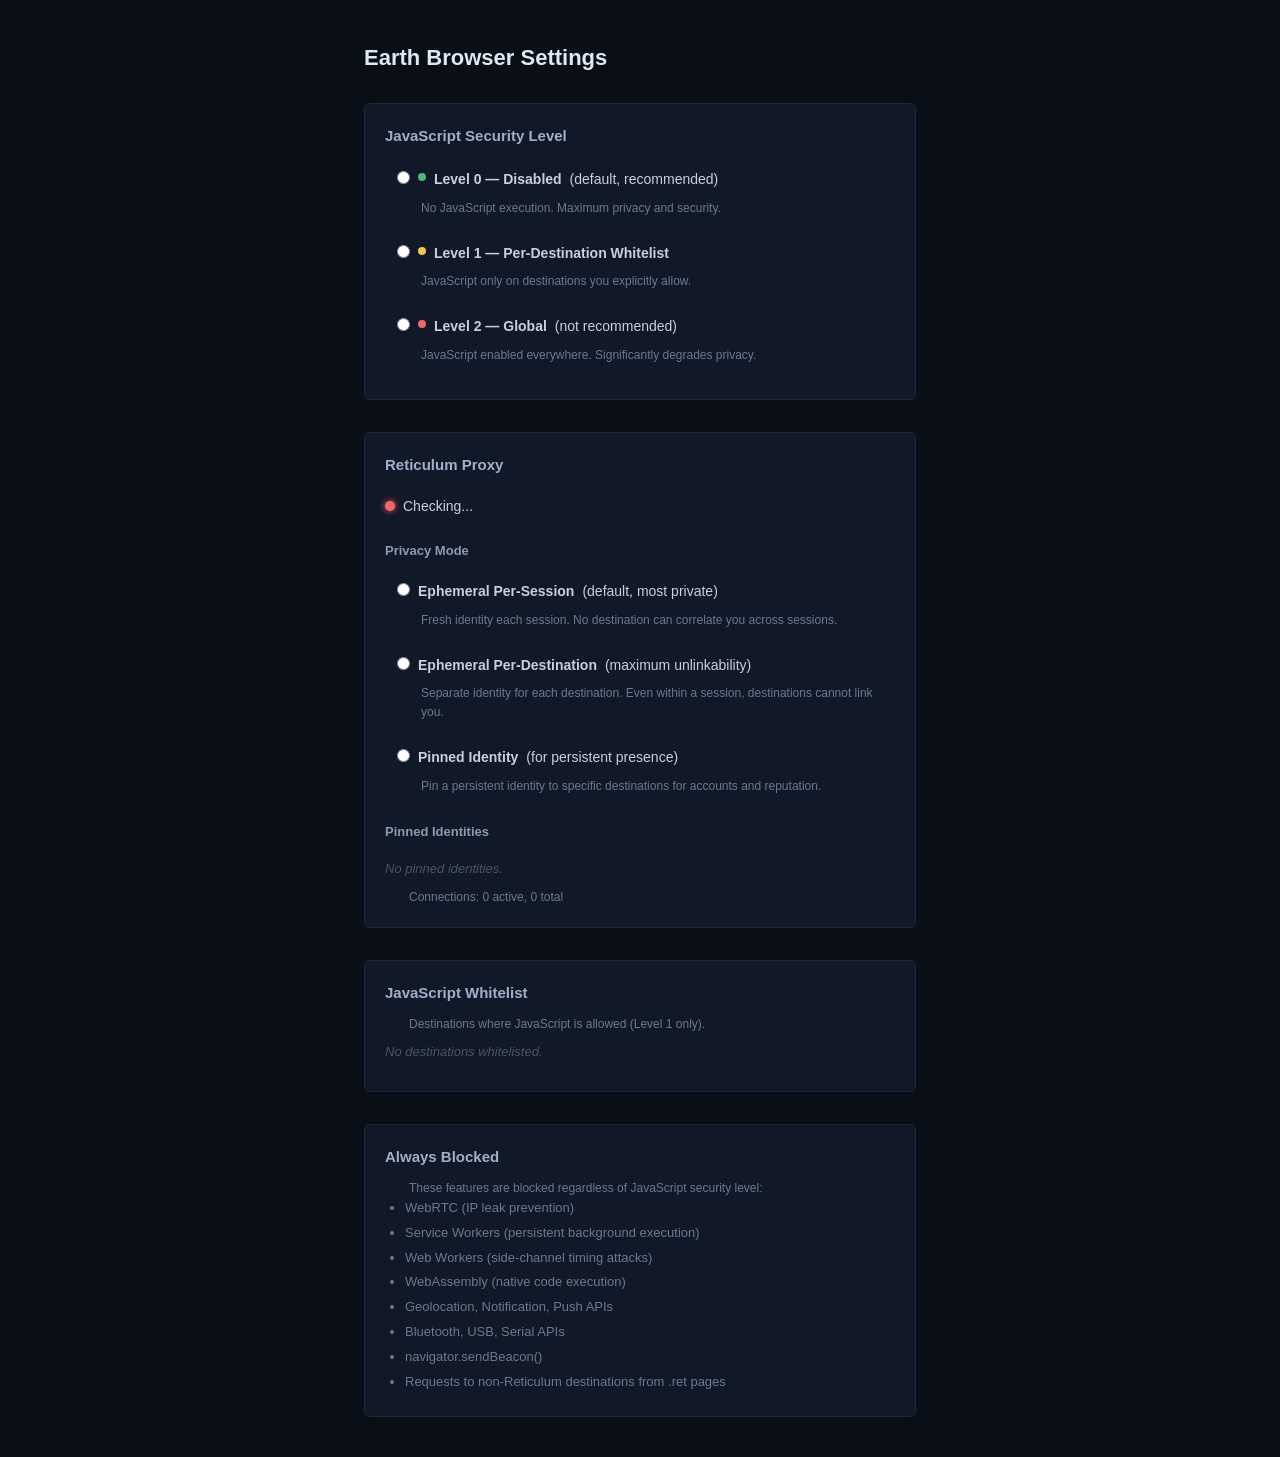
<file: browser/extension/options/options.html>
<!DOCTYPE html>
<html>
<head>
  <meta charset="utf-8">
  <title>Earth Browser Settings</title>
  <link rel="stylesheet" href="options.css">
</head>
<body>
  <div class="container">
    <h1>Earth Browser Settings</h1>

    <section>
      <h2>JavaScript Security Level</h2>
      <div class="option">
        <label>
          <input type="radio" name="jsLevel" value="0">
          <span class="level-dot green"></span>
          <strong>Level 0 — Disabled</strong> (default, recommended)
          <p class="desc">No JavaScript execution. Maximum privacy and security.</p>
        </label>
      </div>
      <div class="option">
        <label>
          <input type="radio" name="jsLevel" value="1">
          <span class="level-dot yellow"></span>
          <strong>Level 1 — Per-Destination Whitelist</strong>
          <p class="desc">JavaScript only on destinations you explicitly allow.</p>
        </label>
      </div>
      <div class="option">
        <label>
          <input type="radio" name="jsLevel" value="2">
          <span class="level-dot red"></span>
          <strong>Level 2 — Global</strong> (not recommended)
          <p class="desc">JavaScript enabled everywhere. Significantly degrades privacy.</p>
        </label>
      </div>
    </section>

    <section id="proxy-section">
      <h2>Reticulum Proxy</h2>
      <div id="proxy-status-row" class="status-row">
        <span id="proxy-indicator" class="indicator off"></span>
        <span id="proxy-status-text">Checking...</span>
      </div>

      <div id="privacy-mode-section" class="hidden">
        <h3 class="sub-heading">Privacy Mode</h3>
        <div class="option">
          <label>
            <input type="radio" name="privacyMode" value="ephemeral_session">
            <strong>Ephemeral Per-Session</strong> (default, most private)
            <p class="desc">Fresh identity each session. No destination can correlate you across sessions.</p>
          </label>
        </div>
        <div class="option">
          <label>
            <input type="radio" name="privacyMode" value="ephemeral_destination">
            <strong>Ephemeral Per-Destination</strong> (maximum unlinkability)
            <p class="desc">Separate identity for each destination. Even within a session, destinations cannot link you.</p>
          </label>
        </div>
        <div class="option">
          <label>
            <input type="radio" name="privacyMode" value="pinned">
            <strong>Pinned Identity</strong> (for persistent presence)
            <p class="desc">Pin a persistent identity to specific destinations for accounts and reputation.</p>
          </label>
        </div>
      </div>

      <div id="pinned-section" class="hidden">
        <h3 class="sub-heading">Pinned Identities</h3>
        <div id="pinned-empty" class="empty-msg">No pinned identities.</div>
        <div id="pinned-list"></div>
      </div>

      <div id="proxy-stats" class="hidden">
        <p class="desc">Connections: <span id="stat-connections">0</span> active, <span id="stat-total">0</span> total</p>
      </div>
    </section>

    <section id="whitelist-section">
      <h2>JavaScript Whitelist</h2>
      <p class="desc">Destinations where JavaScript is allowed (Level 1 only).</p>
      <div id="whitelist-empty" class="empty-msg">No destinations whitelisted.</div>
      <div id="whitelist-list"></div>
    </section>

    <section>
      <h2>Always Blocked</h2>
      <p class="desc">These features are blocked regardless of JavaScript security level:</p>
      <ul class="blocked-list">
        <li>WebRTC (IP leak prevention)</li>
        <li>Service Workers (persistent background execution)</li>
        <li>Web Workers (side-channel timing attacks)</li>
        <li>WebAssembly (native code execution)</li>
        <li>Geolocation, Notification, Push APIs</li>
        <li>Bluetooth, USB, Serial APIs</li>
        <li>navigator.sendBeacon()</li>
        <li>Requests to non-Reticulum destinations from .ret pages</li>
      </ul>
    </section>
  </div>

  <script src="options.js"></script>
</body>
</html>
</file>
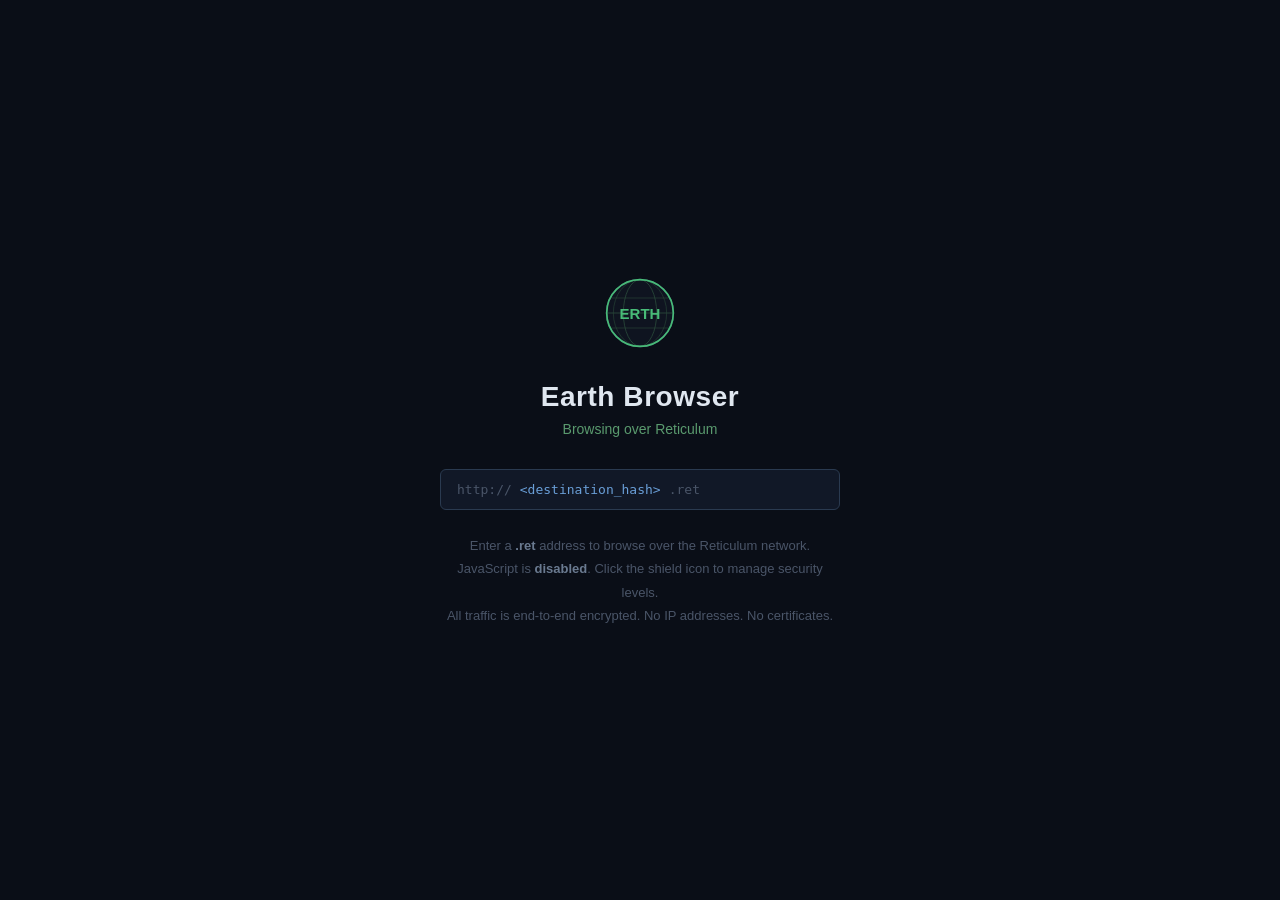
<file: browser/extension/pages/newtab.html>
<!DOCTYPE html>
<html>
<head>
  <meta charset="utf-8">
  <title>New Tab — Earth Browser</title>
  <style>
    * { margin: 0; padding: 0; box-sizing: border-box; }
    body {
      background: #0a0e17;
      color: #c8d0df;
      font-family: -apple-system, "Segoe UI", Roboto, Helvetica, sans-serif;
      display: flex;
      align-items: center;
      justify-content: center;
      min-height: 100vh;
    }
    .center {
      text-align: center;
      max-width: 480px;
      padding: 40px;
    }
    .logo {
      width: 80px;
      height: 80px;
      margin: 0 auto 24px;
    }
    h1 {
      font-size: 28px;
      color: #e0e7f0;
      margin-bottom: 8px;
      letter-spacing: 0.02em;
    }
    .tagline {
      color: #5a9a6e;
      font-size: 14px;
      margin-bottom: 32px;
    }
    .url-bar {
      display: flex;
      align-items: center;
      gap: 8px;
      background: #111827;
      border: 1px solid #2a3a50;
      border-radius: 6px;
      padding: 12px 16px;
      margin-bottom: 24px;
    }
    .url-prefix {
      color: #4a5568;
      font-family: "SF Mono", "Fira Code", "Consolas", monospace;
      font-size: 13px;
      white-space: nowrap;
    }
    .url-hash {
      color: #6a9fd8;
      font-family: "SF Mono", "Fira Code", "Consolas", monospace;
      font-size: 13px;
    }
    .info {
      font-size: 13px;
      color: #4a5568;
      line-height: 1.8;
    }
    .info strong {
      color: #6a7a90;
    }
    .key {
      display: inline-block;
      background: #1a2234;
      border: 1px solid #2a3a50;
      border-radius: 3px;
      padding: 1px 6px;
      font-family: "SF Mono", "Fira Code", "Consolas", monospace;
      font-size: 11px;
      color: #8a9ab0;
    }
  </style>
</head>
<body>
  <div class="center">
    <img class="logo" src="../icons/earth-96.svg" alt="Earth Browser">
    <h1>Earth Browser</h1>
    <p class="tagline">Browsing over Reticulum</p>

    <div class="url-bar">
      <span class="url-prefix">http://</span>
      <span class="url-hash">&lt;destination_hash&gt;</span>
      <span class="url-prefix">.ret</span>
    </div>

    <div class="info">
      <p>Enter a <strong>.ret</strong> address to browse over the Reticulum network.</p>
      <p>JavaScript is <strong>disabled</strong>. Click the shield icon to manage security levels.</p>
      <p>All traffic is end-to-end encrypted. No IP addresses. No certificates.</p>
    </div>
  </div>
</body>
</html>
</file>
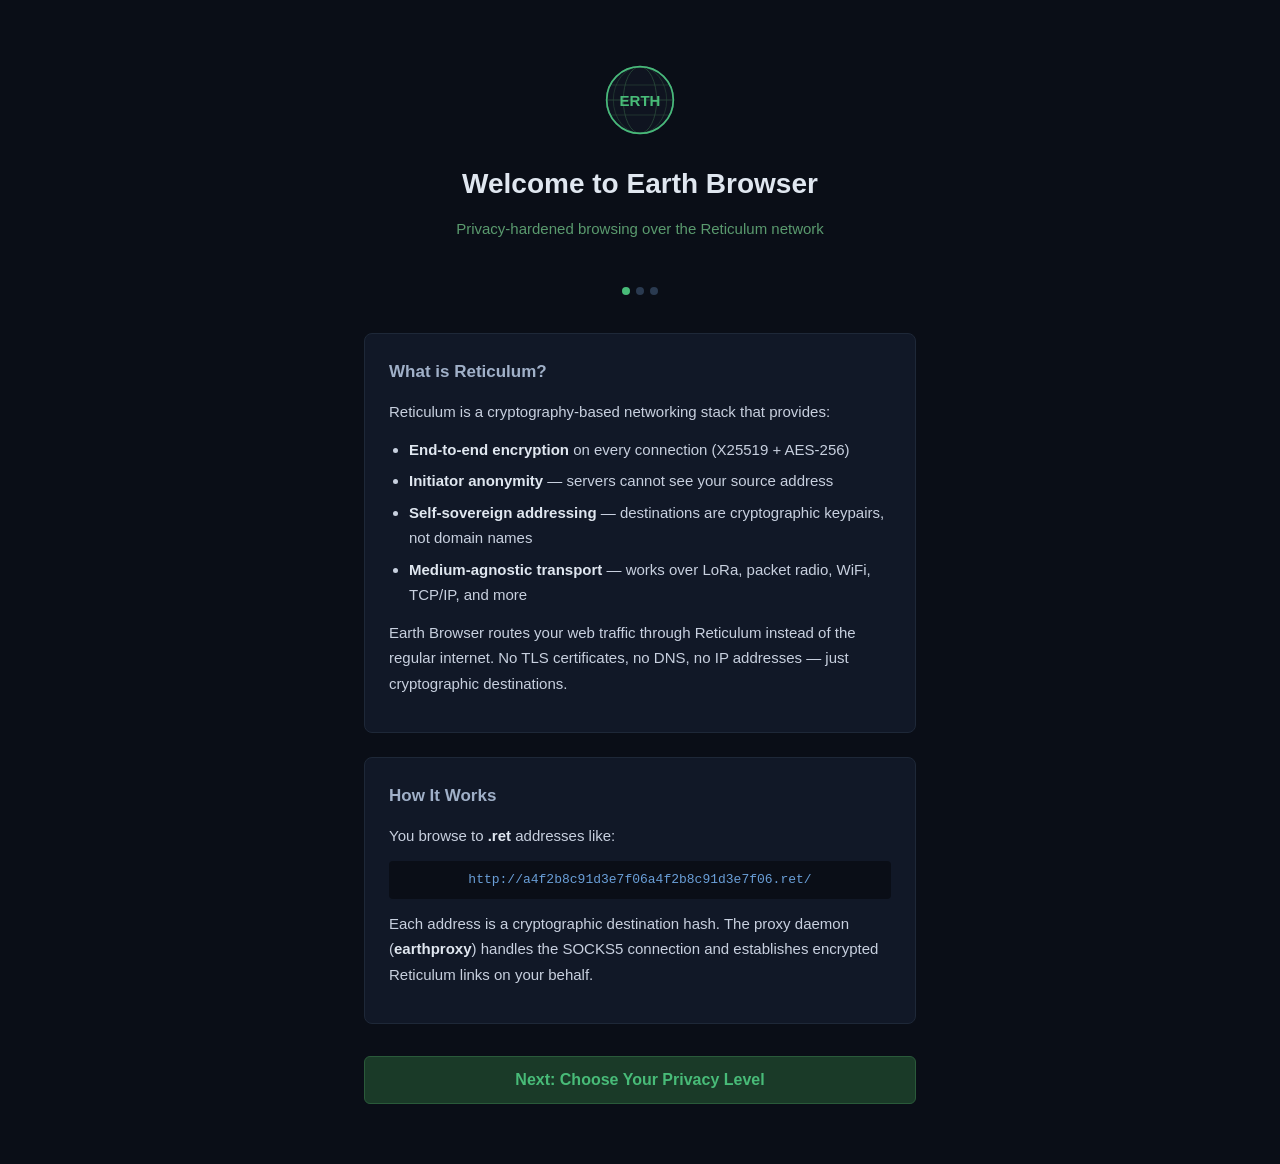
<file: browser/extension/pages/welcome.html>
<!DOCTYPE html>
<html>
<head>
  <meta charset="utf-8">
  <title>Welcome to Earth Browser</title>
  <style>
    * { margin: 0; padding: 0; box-sizing: border-box; }
    body {
      background: #0a0e17;
      color: #c8d0df;
      font-family: -apple-system, "Segoe UI", Roboto, Helvetica, sans-serif;
      font-size: 15px;
      line-height: 1.7;
    }
    .page {
      max-width: 600px;
      margin: 0 auto;
      padding: 60px 24px;
    }
    .logo {
      display: block;
      width: 80px;
      height: 80px;
      margin: 0 auto 20px;
    }
    h1 {
      text-align: center;
      font-size: 28px;
      color: #e0e7f0;
      margin-bottom: 8px;
    }
    .tagline {
      text-align: center;
      color: #5a9a6e;
      font-size: 15px;
      margin-bottom: 40px;
    }
    .card {
      background: #111827;
      border: 1px solid #1e2838;
      border-radius: 8px;
      padding: 24px;
      margin-bottom: 24px;
    }
    h2 {
      font-size: 17px;
      color: #a0b0c8;
      margin-bottom: 12px;
    }
    p { margin-bottom: 12px; }
    ul { padding-left: 20px; margin-bottom: 12px; }
    li { margin-bottom: 6px; }
    strong { color: #e0e7f0; }

    /* Privacy mode selection */
    .mode-option {
      padding: 14px 16px;
      margin-bottom: 8px;
      border: 1px solid #2a3a50;
      border-radius: 6px;
      cursor: pointer;
      transition: border-color 0.15s;
    }
    .mode-option:hover { border-color: #4a6a90; }
    .mode-option.selected { border-color: #48bb78; background: #0f1f18; }
    .mode-option label { cursor: pointer; display: block; }
    .mode-option input { display: none; }
    .mode-name {
      font-weight: 600;
      color: #e0e7f0;
      font-size: 14px;
    }
    .mode-rec {
      font-size: 11px;
      color: #48bb78;
      margin-left: 8px;
    }
    .mode-desc {
      font-size: 13px;
      color: #6a7a90;
      margin-top: 4px;
    }

    /* Shield info */
    .shield-row {
      display: flex;
      align-items: center;
      gap: 10px;
      padding: 8px 0;
    }
    .shield-dot {
      width: 12px;
      height: 12px;
      border-radius: 50%;
      flex-shrink: 0;
    }
    .shield-dot.green { background: #48bb78; }
    .shield-dot.yellow { background: #ecc94b; }
    .shield-dot.red { background: #f56565; }
    .shield-text { font-size: 13px; }

    /* Start button */
    .start-btn {
      display: block;
      width: 100%;
      padding: 14px;
      margin-top: 32px;
      background: #1a3a28;
      border: 1px solid #2a5a3a;
      border-radius: 6px;
      color: #48bb78;
      font-size: 16px;
      font-weight: 600;
      cursor: pointer;
      text-align: center;
    }
    .start-btn:hover { background: #224a32; }

    .footer {
      text-align: center;
      margin-top: 40px;
      font-size: 12px;
      color: #4a5568;
    }

    .step-indicator {
      text-align: center;
      margin-bottom: 32px;
      font-size: 12px;
      color: #4a5568;
    }
    .step-indicator span {
      display: inline-block;
      width: 8px;
      height: 8px;
      border-radius: 50%;
      background: #2a3a50;
      margin: 0 3px;
    }
    .step-indicator span.active { background: #48bb78; }

    .hidden { display: none; }
  </style>
</head>
<body>
  <!-- Step 1: Welcome -->
  <div id="step1" class="page">
    <img class="logo" src="../icons/earth-96.svg" alt="Earth Browser">
    <h1>Welcome to Earth Browser</h1>
    <p class="tagline">Privacy-hardened browsing over the Reticulum network</p>

    <div class="step-indicator">
      <span class="active"></span><span></span><span></span>
    </div>

    <div class="card">
      <h2>What is Reticulum?</h2>
      <p>Reticulum is a cryptography-based networking stack that provides:</p>
      <ul>
        <li><strong>End-to-end encryption</strong> on every connection (X25519 + AES-256)</li>
        <li><strong>Initiator anonymity</strong> — servers cannot see your source address</li>
        <li><strong>Self-sovereign addressing</strong> — destinations are cryptographic keypairs, not domain names</li>
        <li><strong>Medium-agnostic transport</strong> — works over LoRa, packet radio, WiFi, TCP/IP, and more</li>
      </ul>
      <p>Earth Browser routes your web traffic through Reticulum instead of the regular internet. No TLS certificates, no DNS, no IP addresses — just cryptographic destinations.</p>
    </div>

    <div class="card">
      <h2>How It Works</h2>
      <p>You browse to <strong>.ret</strong> addresses like:</p>
      <p style="text-align:center; font-family:monospace; color:#6a9fd8; font-size:13px; padding:8px; background:#0a0e17; border-radius:4px;">
        http://a4f2b8c91d3e7f06a4f2b8c91d3e7f06.ret/
      </p>
      <p>Each address is a cryptographic destination hash. The proxy daemon (<strong>earthproxy</strong>) handles the SOCKS5 connection and establishes encrypted Reticulum links on your behalf.</p>
    </div>

    <button class="start-btn" id="btn-step2">Next: Choose Your Privacy Level</button>
  </div>

  <!-- Step 2: Privacy Mode -->
  <div id="step2" class="page hidden">
    <h1>Privacy Mode</h1>
    <p class="tagline">How should Earth Browser manage your identity?</p>

    <div class="step-indicator">
      <span></span><span class="active"></span><span></span>
    </div>

    <div class="card">
      <p>Your Reticulum identity is a cryptographic keypair. Privacy modes control when identities are created and destroyed.</p>

      <div class="mode-option selected">
        <label>
          <input type="radio" name="mode" value="ephemeral_session" checked>
          <span class="mode-name">Ephemeral Per-Session</span>
          <span class="mode-rec">recommended</span>
          <div class="mode-desc">Fresh identity each time you start the browser. No destination can correlate you across sessions. Best balance of privacy and usability.</div>
        </label>
      </div>

      <div class="mode-option">
        <label>
          <input type="radio" name="mode" value="ephemeral_destination">
          <span class="mode-name">Ephemeral Per-Destination</span>
          <div class="mode-desc">Separate identity for each destination you visit, even within a single session. Maximum unlinkability but slightly slower connections.</div>
        </label>
      </div>

      <div class="mode-option">
        <label>
          <input type="radio" name="mode" value="pinned">
          <span class="mode-name">Pinned Identity</span>
          <div class="mode-desc">Pin persistent identities to specific destinations for accounts and reputation. All other destinations use ephemeral identities.</div>
        </label>
      </div>
    </div>

    <button class="start-btn" id="btn-step3">Next: Security Overview</button>
  </div>

  <!-- Step 3: Security overview -->
  <div id="step3" class="page hidden">
    <h1>Security Defaults</h1>
    <p class="tagline">Earth Browser ships locked down. You choose what to unlock.</p>

    <div class="step-indicator">
      <span></span><span></span><span class="active"></span>
    </div>

    <div class="card">
      <h2>JavaScript Is Disabled</h2>
      <p>JavaScript is the primary vector for browser fingerprinting, data exfiltration, and code execution. It's <strong>off by default</strong>.</p>
      <p>You can enable it per-destination or globally via the shield icon in the toolbar:</p>

      <div class="shield-row">
        <span class="shield-dot green"></span>
        <span class="shield-text"><strong>Green</strong> — JavaScript disabled. Maximum protection.</span>
      </div>
      <div class="shield-row">
        <span class="shield-dot yellow"></span>
        <span class="shield-text"><strong>Yellow</strong> — JavaScript enabled for this specific destination.</span>
      </div>
      <div class="shield-row">
        <span class="shield-dot red"></span>
        <span class="shield-text"><strong>Red</strong> — JavaScript enabled globally. Privacy degraded.</span>
      </div>
    </div>

    <div class="card">
      <h2>Always Blocked</h2>
      <p>These remain disabled regardless of JavaScript settings:</p>
      <ul>
        <li>WebRTC (prevents IP leaks)</li>
        <li>Service Workers &amp; WebAssembly</li>
        <li>Geolocation, Bluetooth, USB, Serial APIs</li>
        <li>Requests from .ret pages to non-Reticulum destinations</li>
      </ul>
      <p>All Tor Browser anti-fingerprinting patches remain active: canvas protection, letterboxing, font restriction, timing precision reduction.</p>
    </div>

    <button class="start-btn" id="btn-finish">Start Browsing</button>

    <p class="footer">You can change these settings anytime via the shield icon or the options page.</p>
  </div>

  <script src="welcome.js"></script>
</body>
</html>
</file>
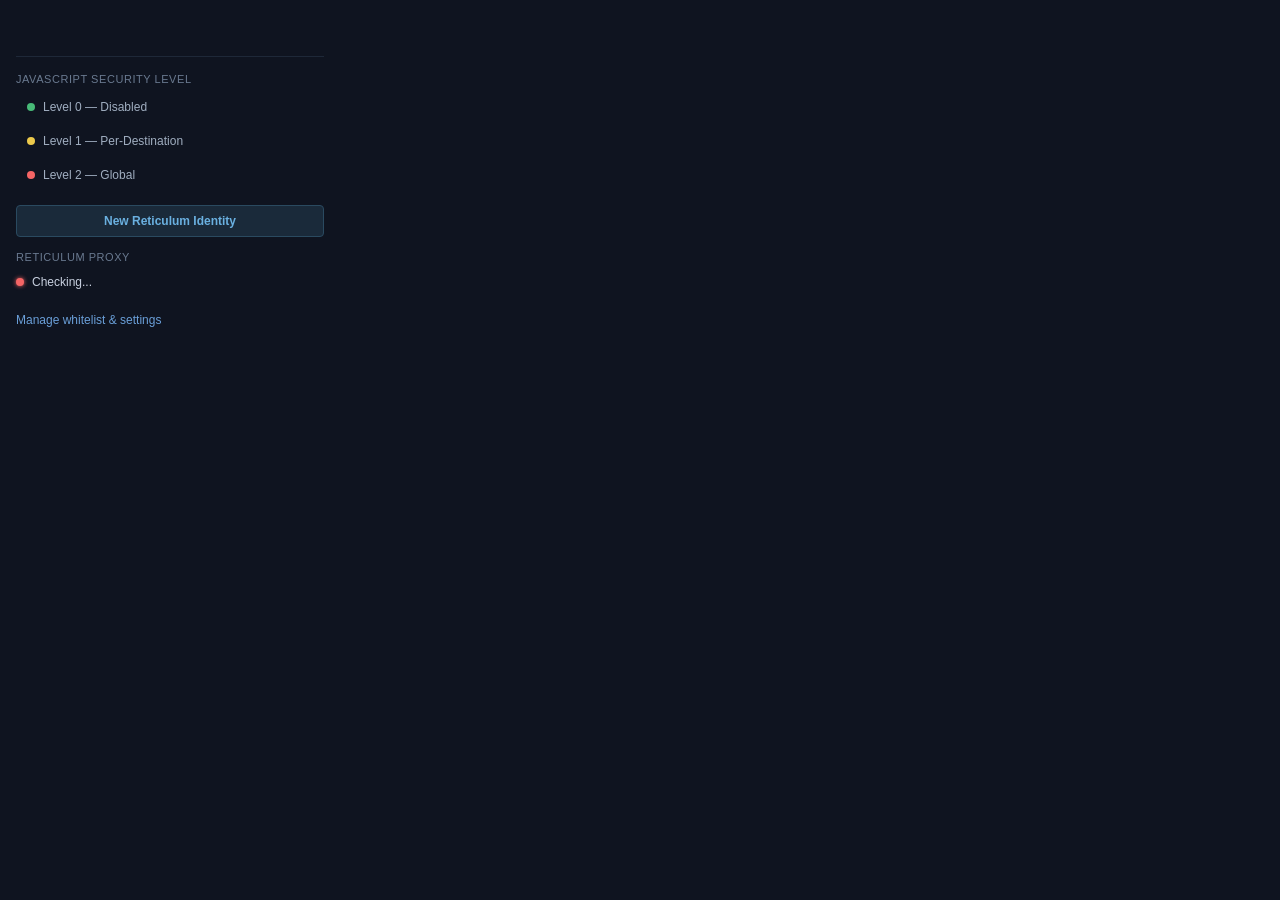
<file: browser/extension/popup/popup.html>
<!DOCTYPE html>
<html>
<head>
  <meta charset="utf-8">
  <link rel="stylesheet" href="popup.css">
</head>
<body>
  <div id="panel">
    <div id="header">
      <div id="shield-icon"></div>
      <div id="status-text"></div>
    </div>

    <div id="dest-info" class="section hidden">
      <div class="label">Destination</div>
      <div id="dest-hash" class="mono"></div>
    </div>

    <div class="section">
      <div class="label">JavaScript Security Level</div>

      <button id="btn-level0" class="level-btn">
        <span class="level-dot green"></span>
        Level 0 — Disabled
      </button>

      <button id="btn-level1" class="level-btn">
        <span class="level-dot yellow"></span>
        Level 1 — Per-Destination
      </button>

      <button id="btn-level2" class="level-btn">
        <span class="level-dot red"></span>
        Level 2 — Global
      </button>
    </div>

    <div id="whitelist-section" class="section hidden">
      <div class="label">This Destination</div>
      <button id="btn-whitelist-toggle" class="action-btn"></button>
    </div>

    <div class="section">
      <button id="btn-new-identity" class="action-btn new-identity-btn">New Reticulum Identity</button>
      <div id="identity-hash" class="mono identity-display hidden"></div>
    </div>

    <div id="proxy-section" class="section">
      <div class="label">Reticulum Proxy</div>
      <div id="proxy-status" class="proxy-row">
        <span id="proxy-indicator" class="indicator off"></span>
        <span id="proxy-status-text">Checking...</span>
      </div>
      <div id="privacy-mode-row" class="hidden">
        <select id="privacy-mode-select" class="mode-select">
          <option value="ephemeral_session">Ephemeral Per-Session</option>
          <option value="ephemeral_destination">Ephemeral Per-Destination</option>
          <option value="pinned">Pinned Identity</option>
        </select>
      </div>
    </div>

    <div class="section">
      <button id="btn-options" class="link-btn">Manage whitelist &amp; settings</button>
    </div>
  </div>

  <!-- Level 1 whitelist confirmation -->
  <div id="confirm-l1" class="overlay hidden">
    <div class="warning-box">
      <div class="warning-icon">&#9888;</div>
      <h3>Enable JavaScript for this destination?</h3>
      <p class="dest-display mono" id="confirm-dest"></p>
      <div class="warning-text">
        <p>Enabling JavaScript allows this destination to:</p>
        <ul>
          <li>Run arbitrary code on your machine</li>
          <li>Fingerprint your browser and hardware</li>
          <li>Potentially exfiltrate data if your machine has IP connectivity</li>
          <li>Track you across page loads via local storage</li>
          <li>Exploit rendering engine vulnerabilities</li>
        </ul>
        <p>Reticulum protects your transport. JavaScript bypasses that protection at the endpoint.</p>
      </div>
      <div class="btn-row">
        <button id="btn-l1-session" class="action-btn warn">Enable for this session</button>
        <button id="btn-l1-permanent" class="action-btn warn">Enable and remember</button>
        <button id="btn-l1-cancel" class="action-btn">Cancel</button>
      </div>
    </div>
  </div>

  <!-- Level 2 confirmation -->
  <div id="confirm-l2" class="overlay hidden">
    <div class="warning-box critical">
      <div class="warning-icon">&#9888;</div>
      <h3>Global JavaScript Enabled</h3>
      <div class="warning-text">
        <p>You are enabling JavaScript for <strong>ALL</strong> destinations. This significantly degrades your privacy and security.</p>
        <p>With global JS enabled, any destination you visit can:</p>
        <ul>
          <li>Fingerprint your browser, hardware, and behavior patterns</li>
          <li>Execute arbitrary code in your browser</li>
          <li>Attempt to exfiltrate data through any available network interface</li>
          <li>Correlate your identity across destinations</li>
          <li>Exploit browser vulnerabilities for code execution</li>
        </ul>
        <p>Earth Browser's transport privacy (Reticulum encryption, initiator anonymity, identity management) remains active, but JavaScript can undermine these protections at the application layer.</p>
        <p><strong>This is equivalent to running a standard browser. You lose most of the privacy benefits Earth Browser is designed to provide.</strong></p>
      </div>
      <div class="btn-row">
        <button id="btn-l2-confirm" class="action-btn danger">I understand the risks — enable global JS</button>
        <button id="btn-l2-cancel" class="action-btn">Cancel</button>
      </div>
    </div>
  </div>

  <script src="popup.js"></script>
</body>
</html>
</file>
<file: browser/extension/options/options.css>
* {
  margin: 0;
  padding: 0;
  box-sizing: border-box;
}

body {
  font-family: -apple-system, "Segoe UI", Roboto, Helvetica, sans-serif;
  font-size: 14px;
  color: #c8d0df;
  background: #0a0e17;
  line-height: 1.6;
}

.container {
  max-width: 600px;
  margin: 40px auto;
  padding: 0 24px;
}

h1 {
  font-size: 22px;
  color: #e0e7f0;
  margin-bottom: 28px;
}

h2 {
  font-size: 15px;
  color: #a0b0c8;
  margin-bottom: 10px;
}

section {
  margin-bottom: 32px;
  padding: 20px;
  background: #111827;
  border-radius: 6px;
  border: 1px solid #1e2838;
}

.option {
  padding: 10px 12px;
  margin-bottom: 4px;
  border-radius: 4px;
}

.option:hover {
  background: #1a2234;
}

.option label {
  cursor: pointer;
  display: flex;
  align-items: flex-start;
  gap: 8px;
  flex-wrap: wrap;
}

.option input[type="radio"] {
  margin-top: 3px;
}

.level-dot {
  display: inline-block;
  width: 8px;
  height: 8px;
  border-radius: 50%;
  margin-top: 5px;
}

.level-dot.green  { background: #48bb78; }
.level-dot.yellow { background: #ecc94b; }
.level-dot.red    { background: #f56565; }

.desc {
  font-size: 12px;
  color: #6a7a90;
  width: 100%;
  padding-left: 24px;
}

.empty-msg {
  color: #4a5568;
  font-style: italic;
  font-size: 13px;
  padding: 8px 0;
}

.whitelist-entry {
  display: flex;
  align-items: center;
  justify-content: space-between;
  padding: 8px 12px;
  margin-bottom: 4px;
  background: #0a0e17;
  border-radius: 4px;
}

.whitelist-hash {
  font-family: "SF Mono", "Fira Code", "Consolas", monospace;
  font-size: 12px;
  color: #8a9ab0;
}

.whitelist-type {
  font-size: 11px;
  color: #6a7a90;
  margin-left: 8px;
}

.whitelist-remove {
  background: none;
  border: 1px solid #3a2020;
  color: #f56565;
  font-size: 11px;
  padding: 3px 8px;
  border-radius: 3px;
  cursor: pointer;
}

.whitelist-remove:hover {
  background: #3a2020;
}

.blocked-list {
  padding-left: 20px;
  font-size: 13px;
  color: #6a7a90;
}

.blocked-list li {
  margin-bottom: 4px;
}

/* Proxy status */
.status-row {
  display: flex;
  align-items: center;
  gap: 8px;
  padding: 8px 0;
  font-size: 14px;
}

.indicator {
  width: 10px;
  height: 10px;
  border-radius: 50%;
  flex-shrink: 0;
}

.indicator.on  { background: #48bb78; box-shadow: 0 0 6px #48bb78; }
.indicator.off { background: #f56565; box-shadow: 0 0 6px #f56565; }

.sub-heading {
  font-size: 13px;
  color: #8a9ab0;
  margin: 16px 0 8px;
}

.pinned-entry {
  display: flex;
  align-items: center;
  justify-content: space-between;
  padding: 8px 12px;
  margin-bottom: 4px;
  background: #0a0e17;
  border-radius: 4px;
}

.pinned-hash {
  font-family: "SF Mono", "Fira Code", "Consolas", monospace;
  font-size: 12px;
  color: #8a9ab0;
}

.pinned-remove {
  background: none;
  border: 1px solid #3a2020;
  color: #f56565;
  font-size: 11px;
  padding: 3px 8px;
  border-radius: 3px;
  cursor: pointer;
}

.pinned-remove:hover {
  background: #3a2020;
}
</file>
<file: browser/extension/popup/popup.css>
* {
  margin: 0;
  padding: 0;
  box-sizing: border-box;
}

body {
  width: 340px;
  font-family: -apple-system, "Segoe UI", Roboto, Helvetica, sans-serif;
  font-size: 13px;
  color: #c8d0df;
  background: #0f1420;
}

#panel {
  padding: 16px;
}

/* Header */
#header {
  display: flex;
  align-items: center;
  gap: 10px;
  margin-bottom: 16px;
  padding-bottom: 12px;
  border-bottom: 1px solid #1e2838;
}

#shield-icon {
  width: 28px;
  height: 28px;
  border-radius: 4px;
}

#shield-icon.green  { background: #2d6a3e; }
#shield-icon.yellow { background: #8a7a2a; }
#shield-icon.red    { background: #8a2a2a; }

#status-text {
  font-size: 13px;
  font-weight: 600;
}

/* Sections */
.section {
  margin-bottom: 14px;
}

.label {
  font-size: 11px;
  color: #6a7a90;
  text-transform: uppercase;
  letter-spacing: 0.05em;
  margin-bottom: 6px;
}

.mono {
  font-family: "SF Mono", "Fira Code", "Consolas", monospace;
  font-size: 11px;
  color: #8a9ab0;
  word-break: break-all;
}

.hidden {
  display: none !important;
}

/* Level buttons */
.level-btn {
  display: flex;
  align-items: center;
  gap: 8px;
  width: 100%;
  padding: 8px 10px;
  margin-bottom: 2px;
  background: transparent;
  border: 1px solid transparent;
  border-radius: 4px;
  color: #a0aec0;
  font-size: 12px;
  cursor: pointer;
  text-align: left;
}

.level-btn:hover {
  background: #1a2234;
}

.level-btn.active {
  background: #1a2234;
  border-color: #2a3a50;
  color: #e0e7f0;
}

.level-dot {
  display: inline-block;
  width: 8px;
  height: 8px;
  border-radius: 50%;
}

.level-dot.green  { background: #48bb78; }
.level-dot.yellow { background: #ecc94b; }
.level-dot.red    { background: #f56565; }

/* Action buttons */
.action-btn {
  display: block;
  width: 100%;
  padding: 8px 12px;
  margin-top: 6px;
  background: #1a2538;
  border: 1px solid #2a3a50;
  border-radius: 4px;
  color: #c8d0df;
  font-size: 12px;
  cursor: pointer;
}

.action-btn:hover {
  background: #223048;
}

.action-btn.warn {
  background: #3a3020;
  border-color: #5a4a20;
  color: #ecc94b;
}

.action-btn.warn:hover {
  background: #4a4028;
}

.action-btn.danger {
  background: #3a2020;
  border-color: #5a2020;
  color: #f56565;
}

.action-btn.danger:hover {
  background: #4a2828;
}

.link-btn {
  background: none;
  border: none;
  color: #6a9fd8;
  font-size: 12px;
  cursor: pointer;
  padding: 4px 0;
}

.link-btn:hover {
  text-decoration: underline;
}

/* Overlay / Warning dialogs */
.overlay {
  position: fixed;
  inset: 0;
  background: rgba(0, 0, 0, 0.85);
  display: flex;
  align-items: flex-start;
  justify-content: center;
  padding: 10px;
  overflow-y: auto;
  z-index: 100;
}

.warning-box {
  background: #111827;
  border: 1px solid #2a3a50;
  border-radius: 6px;
  padding: 20px;
  max-width: 340px;
}

.warning-box.critical {
  border-color: #5a2020;
}

.warning-icon {
  font-size: 28px;
  text-align: center;
  margin-bottom: 8px;
}

.warning-box h3 {
  font-size: 14px;
  color: #e0e7f0;
  margin-bottom: 8px;
  text-align: center;
}

.dest-display {
  text-align: center;
  margin-bottom: 12px;
  padding: 6px;
  background: #0a0e17;
  border-radius: 3px;
}

.warning-text {
  font-size: 12px;
  line-height: 1.5;
  color: #a0aec0;
  margin-bottom: 14px;
}

.warning-text p {
  margin-bottom: 8px;
}

.warning-text ul {
  padding-left: 18px;
  margin-bottom: 8px;
}

.warning-text li {
  margin-bottom: 3px;
}

.btn-row {
  display: flex;
  flex-direction: column;
  gap: 6px;
}

/* Proxy status */
.proxy-row {
  display: flex;
  align-items: center;
  gap: 8px;
  padding: 6px 0;
  font-size: 12px;
}

.indicator {
  width: 8px;
  height: 8px;
  border-radius: 50%;
  flex-shrink: 0;
}

.indicator.on  { background: #48bb78; box-shadow: 0 0 4px #48bb78; }
.indicator.off { background: #f56565; box-shadow: 0 0 4px #f56565; }

.mode-select {
  width: 100%;
  margin-top: 6px;
  padding: 6px 8px;
  background: #0a0e17;
  border: 1px solid #2a3a50;
  border-radius: 4px;
  color: #c8d0df;
  font-size: 12px;
  cursor: pointer;
}

.mode-select:focus {
  outline: none;
  border-color: #4a6a90;
}

/* New Identity button */
.new-identity-btn {
  background: #1a2a3a !important;
  border-color: #2a4a60 !important;
  color: #6ab0e0 !important;
  font-weight: 600;
  text-align: center;
}

.new-identity-btn:hover {
  background: #1e3248 !important;
}

.identity-display {
  text-align: center;
  padding: 4px 8px;
  font-size: 10px;
  color: #5a7a90;
  word-break: break-all;
}
</file>
